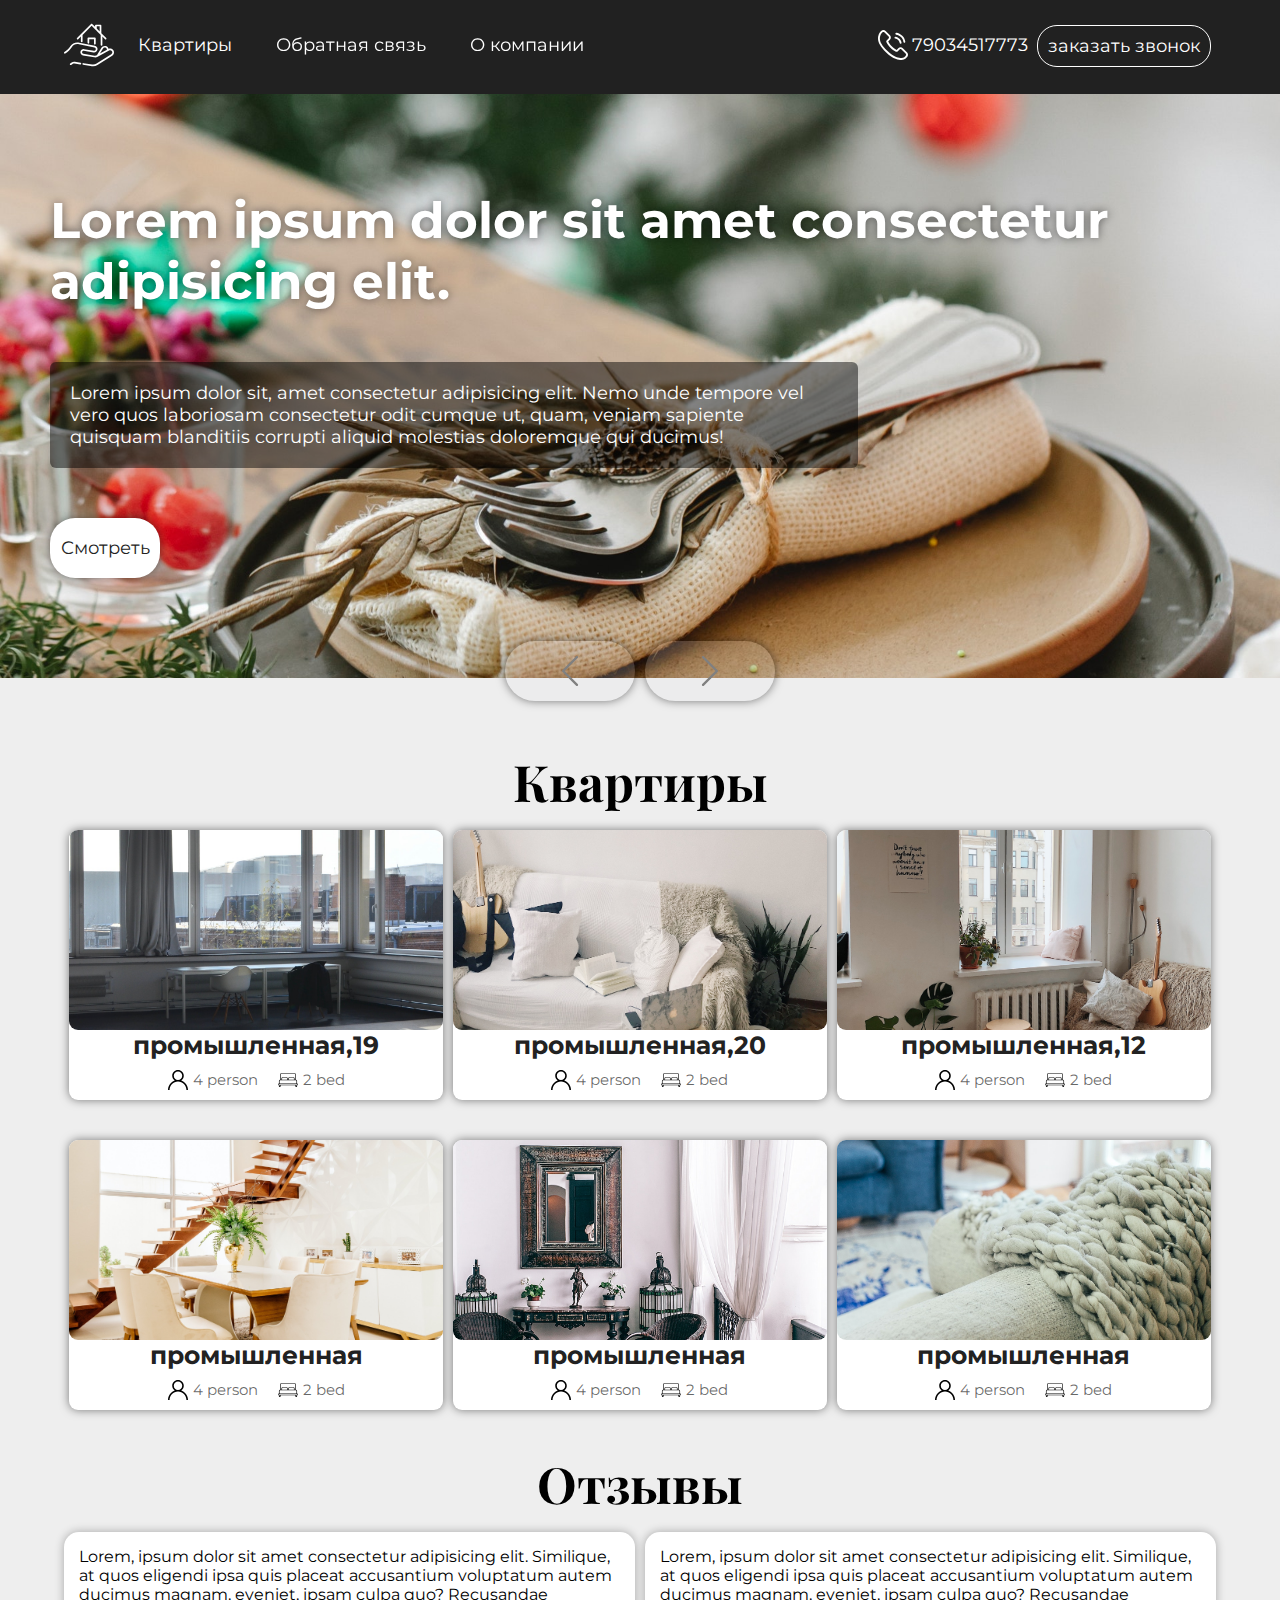
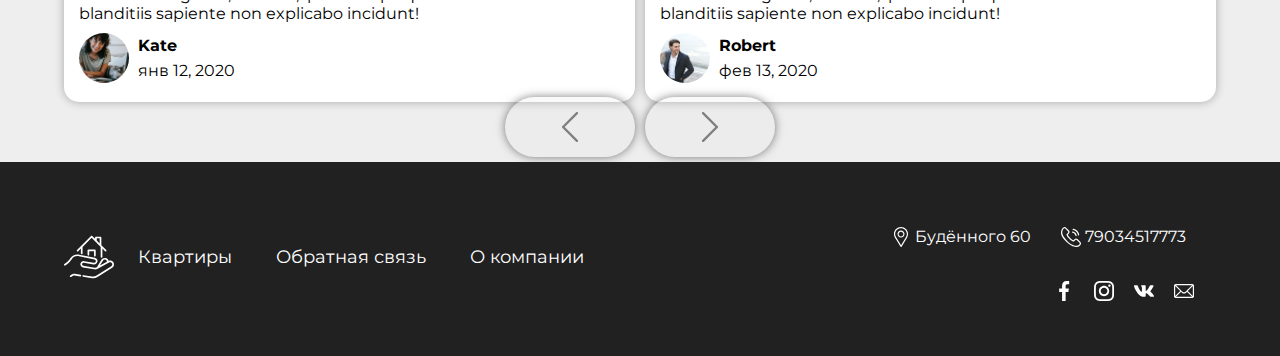
<file: index.html>
<!DOCTYPE html>
<html>
<head>
	<link rel="stylesheet" type="text/css" href="style.css">
	<meta charset="UTF-8">
	<title>Лучшие квартиры</title>
	<meta name="viewport" content="width=device-width, initial-scale=1.0">
	<link rel="preconnect" href="https://fonts.gstatic.com">
<link href="https://fonts.googleapis.com/css2?family=Montserrat&family=Playfair+Display:ital@1&display=swap" rel="stylesheet">
</head>
<body>
	<div class="modal" id="modal">
		<form action="">
			<h3>заказать звонок</h3>
			<input type="text" placeholder="Name">
			<input type="text" placeholder="phone">
			<button>Отправить</button>
		</form>
	</div>
	<header>
		<!-- акуратно центрирует содержимое -->
		<div class="container">
			<input id="hamburger" type="checkbox">
			<label for="hamburger">
				<span></span>
			</label>
			<a href="/" class="logo">
				<img src="logoicon.svg" alt="">
			</a>
			<ul class="menu">
				<li>
					<a href="">Квартиры</a>
					<nav>
						<a href="">Одокомтные</a>
						<a href="">Двухкомнатые</a>
						<a href="">Трёхкомнатные</a>
					</nav>
				</li>
				<li>
					<a href="comments.html">Обратная связь</a>
				</li>
				<li>
					<a href="about-company.html">О компании</a>
				</li>
			</ul>
			<div class="contacts">
				<a href="tel:+79034517773" class="phoneButton">
					<img src="phoneicon.svg" alt="">
					<p>79034517773</p>
				</a>
				<a href="#/" class="callMe" id="callMe">
					заказать звонок
				</a>
			</div>
		</div>
	</header>
	<main>
		<div class="sliderContainer">
			<div class="slider">
				<div class="slide">
					<h2>Lorem ipsum dolor sit amet consectetur adipisicing elit. </h2>
					<p>
						Lorem ipsum dolor sit, amet consectetur adipisicing elit. Nemo unde tempore vel vero quos
						laboriosam consectetur odit cumque ut, quam, veniam sapiente quisquam blanditiis corrupti
						aliquid molestias doloremque qui ducimus!
					</p>
					<a href="">Смотреть</a>
				</div>
				<div class="slide">
					<h2>Lorem ipsum dolor sit amet consectetur adipisicing elit. </h2>
					<p>
						Lorem ipsum dolor sit, amet consectetur adipisicing elit. Nemo unde tempore vel vero quos
						laboriosam consectetur odit cumque ut, quam, veniam sapiente quisquam blanditiis corrupti
						aliquid molestias doloremque qui ducimus!
					</p>
					<a href="">Смотреть</a>
				</div>
				<div class="slide">
					<h2>Lorem ipsum dolor sit amet consectetur adipisicing elit. </h2>
					<p>
						Lorem ipsum dolor sit, amet consectetur adipisicing elit. Nemo unde tempore vel vero quos
						laboriosam consectetur odit cumque ut, quam, veniam sapiente quisquam blanditiis corrupti
						aliquid molestias doloremque qui ducimus!
					</p>
					<a href="">Смотреть</a>
				</div>
			</div>
			<div class="sliderButtons">
				<a href="" class="left" id="left">
					<img src="rightArrow.svg" alt="">
				</a>
				<a href="" class="right" id="right">
					<img src="rightArrow.svg" alt="">
				</a>
			</div>
		</div>
		<div class="container">
			<div class="flats">
				<h2 class="sectionTitle">Квартиры</h2>
				<a href="flat0.html" target="_blank" class="flat">
					<img src="1.jpg" alt="">
					<div class="flatInfo">
						<h2>промышленная,19</h2>
						<section>
							<img src="person.svg" alt="">
							<p>4 person</p>
						</section>
						<section>
							<img src="bed.svg" alt="">
							<P>2 bed</P>
						</section>
					</div>
				</a>
				<a href="flat1.html" class="flat">
					<img src="2.jpg" alt="">
					<div class="flatInfo">
						<h2>промышленная,20</h2>
						<section>
							<img src="person.svg" alt="">
							<p>4 person</p>
						</section>
						<section>
							<img src="bed.svg" alt="">
							<P>2 bed</P>
						</section>
					</div>
				</a>
				<a href="flat2.html" class="flat">
					<img src="3.jpg" alt="">
					<div class="flatInfo">
						<h2>промышленная,12</h2>
						<section>
							<img src="person.svg" alt="">
							<p>4 person</p>
						</section>
						<section>
							<img src="bed.svg" alt="">
							<P>2 bed</P>
						</section>
					</div>
				</a>
				<a href="" class="flat">
					<img src="4.jpg" alt="">
					<div class="flatInfo">
						<h2>промышленная</h2>
						<section>
							<img src="person.svg" alt="">
							<p>4 person</p>
						</section>
						<section>
							<img src="bed.svg" alt="">
							<P>2 bed</P>
						</section>
					</div>
				</a>
				<a href="" class="flat">
					<img src="5.jpg" alt="">
					<div class="flatInfo">
						<h2>промышленная</h2>
						<section>
							<img src="person.svg" alt="">
							<p>4 person</p>
						</section>
						<section>
							<img src="bed.svg" alt="">
							<P>2 bed</P>
						</section>
					</div>
				</a>
				<a href="" class="flat">
					<img src="6.jpg" alt="">
					<div class="flatInfo">
						<h2>промышленная</h2>
						<section>
							<img src="person.svg" alt="">
							<p>4 person</p>
						</section>
						<section>
							<img src="bed.svg" alt="">
							<P>2 bed</P>
						</section>
					</div>
				</a>
			</div>
			<h2 class="sectionTitle">Отзывы</h2>
			<div class="comments">
				<div class="pair activePair">
					<div class="comment">
						<p>Lorem, ipsum dolor sit amet consectetur adipisicing elit. Similique, at quos eligendi ipsa
							quis
							placeat accusantium voluptatum autem ducimus magnam, eveniet, ipsam culpa quo? Recusandae
							blanditiis sapiente non explicabo incidunt!</p>
						<div>
							<img src="review (1).jpg" alt="">
							<div class="userInfo">
								<h4>Kate</h4>
								<p>янв 12, 2020</p>
							</div>
						</div>
					</div>
					<div class="comment">
						<p>Lorem, ipsum dolor sit amet consectetur adipisicing elit. Similique, at quos eligendi ipsa
							quis
							placeat accusantium voluptatum autem ducimus magnam, eveniet, ipsam culpa quo? Recusandae
							blanditiis sapiente non explicabo incidunt!</p>
						<div>
							<img src="review (2).jpg" alt="">
							<div class="userInfo">
								<h4>Robert</h4>
								<p>фев 13, 2020</p>
							</div>
						</div>
					</div>
				</div>
				<div class="pair">
					<div class="comment">
						<p>Lorem, ipsum dolor sit amet consectetur adipisicing elit. Similique, at quos eligendi ipsa
							quis
							placeat accusantium voluptatum autem ducimus magnam, eveniet, ipsam culpa quo? Recusandae
							blanditiis sapiente non explicabo incidunt!</p>
						<div>
							<img src="review (3).jpg" alt="">
							<div class="userInfo">
								<h4>Liza</h4>
								<p>янв 13, 2020</p>
							</div>
						</div>
					</div>
					<div class="comment">
						<p>Lorem, ipsum dolor sit amet consectetur adipisicing elit. Similique, at quos eligendi ipsa
							quis
							placeat accusantium voluptatum autem ducimus magnam, eveniet, ipsam culpa quo? Recusandae
							blanditiis sapiente non explicabo incidunt!</p>
						<div>
							<img src="review (4).jpg" alt="">
							<div class="userInfo">
								<h4>Vika</h4>
								<p>фев 29, 2020</p>
							</div>
						</div>
					</div>
				</div>
				<div class="pair">
					<div class="comment">
						<p>Lorem, ipsum dolor sit amet consectetur adipisicing elit. Similique, at quos eligendi ipsa
							quis
							placeat accusantium voluptatum autem ducimus magnam, eveniet, ipsam culpa quo? Recusandae
							blanditiis sapiente non explicabo incidunt!</p>
						<div>
							<img src="review (5).jpg" alt="">
							<div class="userInfo">
								<h4>Ivan</h4>
								<p>март 22, 2021</p>
							</div>
						</div>
					</div>
					<div class="comment">
						<p>Lorem, ipsum dolor sit amet consectetur adipisicing elit. Similique, at quos eligendi ipsa
							quis
							placeat accusantium voluptatum autem ducimus magnam, eveniet, ipsam culpa quo? Recusandae
							blanditiis sapiente non explicabo incidunt!</p>
						<div>
							<img src="review (6).jpg" alt="">
							<div class="userInfo">
								<h4>Viktor</h4>
								<p>март 31, 2029</p>
							</div>
						</div>
					</div>
				</div>
				<div class="sliderButtons">
					<a href="#/" class="left" id="commentleft">
						<img src="rightArrow.svg" alt="">
					</a>
					<a href="#/" class="right" id="commentright">
						<img src="rightArrow.svg" alt="">
					</a>
				</div>
			</div>
		</div>
	</main>
	<footer>
		<div class="container">
			<a href="#/" class="logo">
				<img src="logoicon.svg" alt="">
			</a>
			<ul class="menu">
				<li>
					<a href="">Квартиры</a>
				</li>
				<li>
					<a href="">Обратная связь</a>
				</li>
				<li>
					<a href="">О компании</a>
				</li>
			</ul>
			<div class="footerContacts">
				<a href="" id="location">
					<img src="locationIcon.svg" alt="">
					<p>Будённого 60</p>
				</a>
				<div>
					<a href="" class="phoneButton">
						<img src="phoneicon.svg" alt="">
						<p>79034517773</p>
					</a>
					<div class="social">
						<a href="">
							<img src="fbIcon.svg" alt="">
						</a>
						<a href="">
							<img src="igIcon.svg" alt="">
						</a>
						<a href="">
							<img src="vkIcon.svg" alt="">
						</a>
						<a href="">
							<img src="mailIcon.svg" alt="">
						</a>
					</div>
				</div>
			</div>
		</div>
	</footer>
	<script type="module" src="script.js"></script>
</body>

</html>
</file>
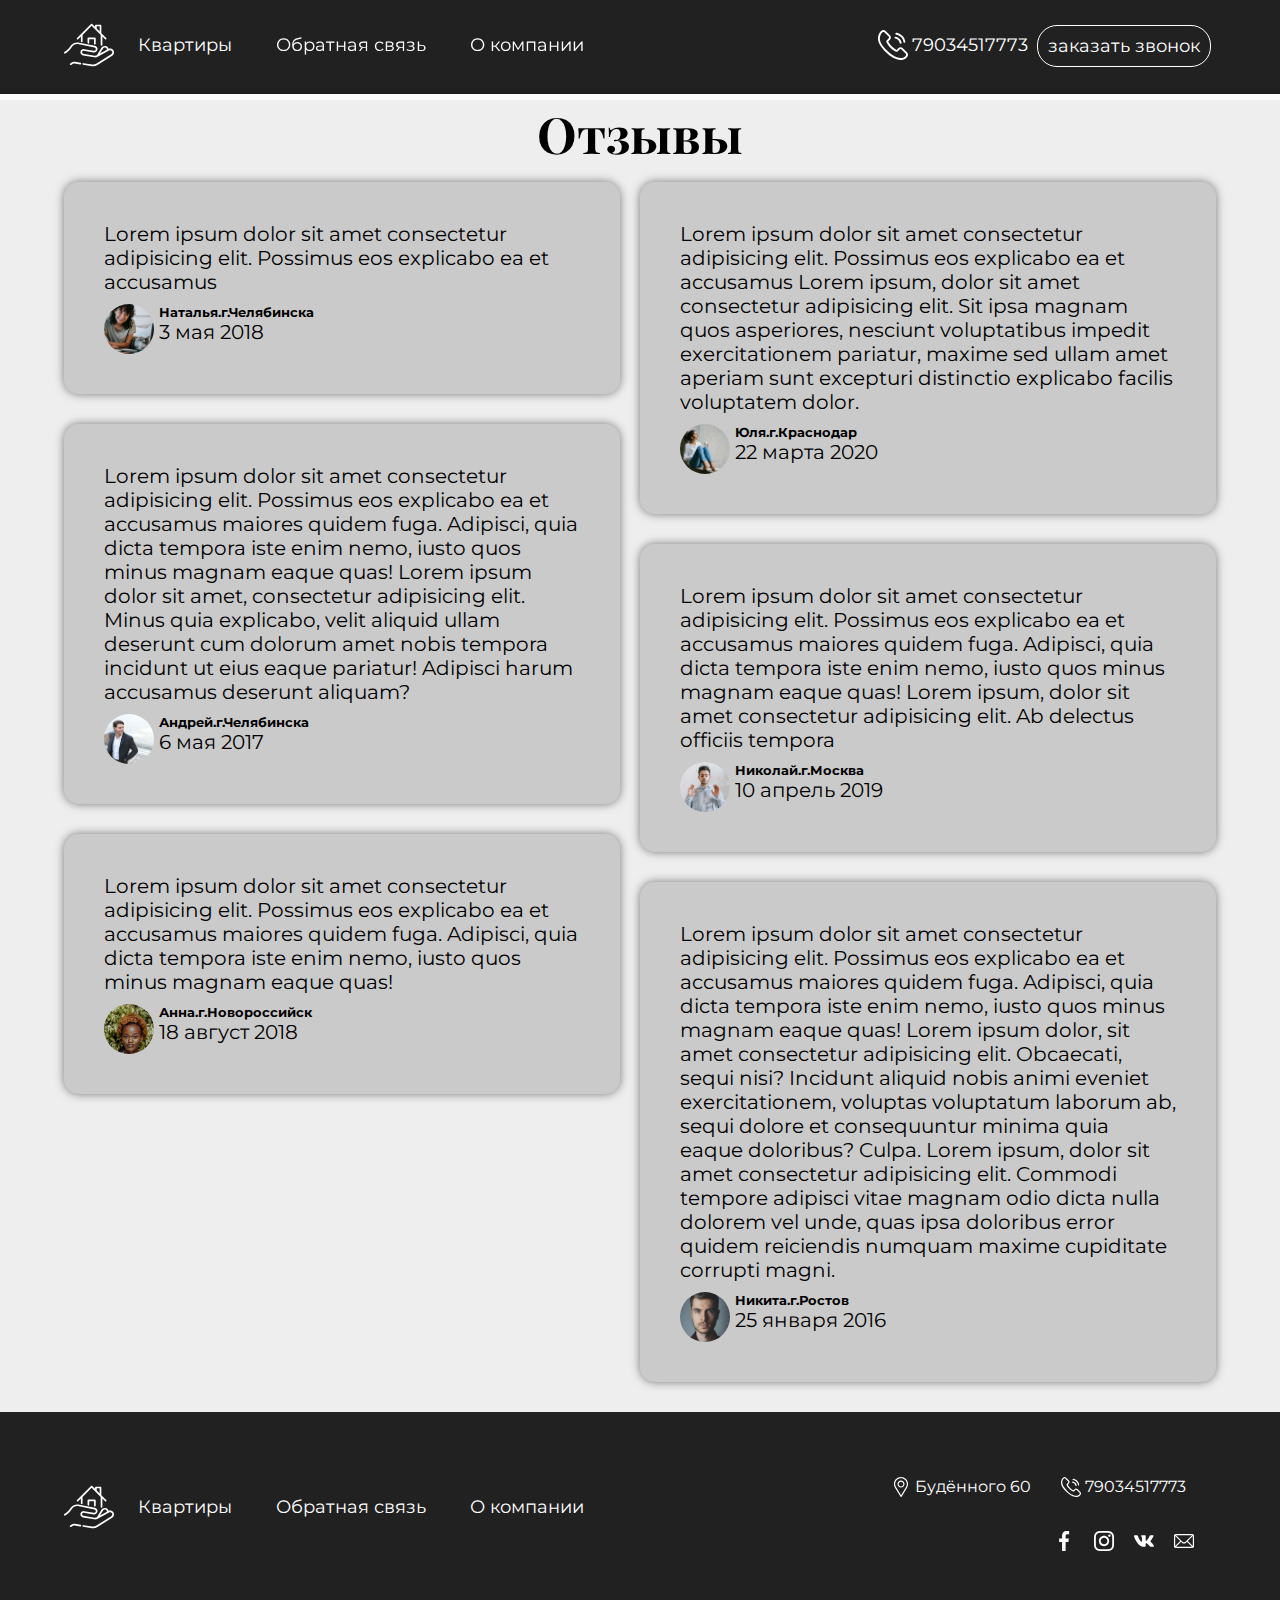
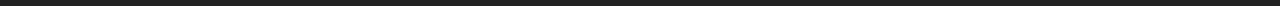
<file: comments.html>
<!DOCTYPE html>
<html lang="en">

<head>
	<meta charset="UTF-8">
	<meta http-equiv="X-UA-Compatible" content="IE=edge">
	<meta name="viewport" content="width=device-width, initial-scale=1.0">
	<link rel="stylesheet" href="style.css">
	<link rel="stylesheet" href="comments.css">
	<link rel="preconnect" href="https://fonts.gstatic.com">
<link href="https://fonts.googleapis.com/css2?family=Montserrat&family=Playfair+Display:ital@1&display=swap" rel="stylesheet">
	<title>Отзывы</title>
</head>

<body>
	<div class="modal" id="modal">
		<form action="">
			<h3>заказать звонок</h3>
			<input type="text" placeholder="Name">
			<input type="text" placeholder="phone Nember">
			<button>Отправить</button>
		</form>
	</div>
	<header>
		<!-- акуратно центрирует содержимое -->
		<div class="container">
			<input id="hamburger" type="checkbox">
			<label for="hamburger">
				<span></span>
			</label>
			<a href="index.html" class="logo">
				<img src="logoicon.svg" alt="">
			</a>
			<ul class="menu">
				<li>
					<a href="">Квартиры</a>
					<nav>
						<a href="">Одокомтные</a>
						<a href="">Двухкомнатые</a>
						<a href="">Трёхкомнатные</a>
					</nav>
				</li>
				<li>
					<a href="comments.html">Обратная связь</a>
				</li>
				<li>
					<a href="about-company.html">О компании</a>
				</li>
			</ul>
			<div class="contacts">
				<a href="tel:+79034517773" class="phoneButton">
					<img src="phoneicon.svg" alt="">
					<p>79034517773</p>
				</a>
				<a href="#/" class="callMe" id="callMe">
					заказать звонок
				</a>
			</div>
		</div>
	</header>
	<main>
		<div class="container">
			<h1 class="sectionTitle">Отзывы</h1>
			<div class="leftColumn">
				<div class="comment">
					<p>Lorem ipsum dolor sit amet consectetur adipisicing elit. Possimus eos explicabo ea et accusamus</p>
					<img src="review (1).jpg" alt="">
					<div class="commentInfo">
						<h5>Наталья.г.Челябинска</h5>
						<p>3 мая 2018</p>
					</div>
				</div>
				<div class="comment">
					<p>Lorem ipsum dolor sit amet consectetur adipisicing elit. Possimus eos explicabo ea et accusamus
						maiores quidem fuga. Adipisci, quia dicta tempora iste enim nemo, iusto quos minus magnam eaque
						quas! Lorem ipsum dolor sit amet, consectetur adipisicing elit. Minus quia explicabo, velit aliquid ullam deserunt cum dolorum amet nobis tempora incidunt ut eius eaque pariatur! Adipisci harum accusamus deserunt aliquam?</p>
					<img src="review (2).jpg" alt="">
					<div class="commentInfo">
						<h5>Андрей.г.Челябинска</h5>
						<p>6 мая 2017</p>
					</div>
				</div>
				<div class="comment">
					<p>Lorem ipsum dolor sit amet consectetur adipisicing elit. Possimus eos explicabo ea et accusamus
						maiores quidem fuga. Adipisci, quia dicta tempora iste enim nemo, iusto quos minus magnam eaque
						quas!</p>
					<img src="review (3).jpg" alt="">
					<div class="commentInfo">
						<h5>Анна.г.Новороссийск</h5>
						<p>18 август 2018</p>
					</div>
				</div>
			</div>
			<div class="rightColumn">
				<div class="comment">
					<p>Lorem ipsum dolor sit amet consectetur adipisicing elit. Possimus eos explicabo ea et accusamus Lorem ipsum, dolor sit amet consectetur adipisicing elit. Sit ipsa magnam quos asperiores, nesciunt voluptatibus impedit exercitationem pariatur, maxime sed ullam amet aperiam sunt excepturi distinctio explicabo facilis voluptatem dolor.</p>
					<img src="review (4).jpg" alt="">
					<div class="commentInfo">
						<h5>Юля.г.Краснодар</h5>
						<p>22 марта 2020</p>
					</div>
				</div>
				<div class="comment">
					<p>Lorem ipsum dolor sit amet consectetur adipisicing elit. Possimus eos explicabo ea et accusamus
						maiores quidem fuga. Adipisci, quia dicta tempora iste enim nemo, iusto quos minus magnam eaque
						quas! Lorem ipsum, dolor sit amet consectetur adipisicing elit. Ab delectus officiis tempora </p>
					<img src="review (5).jpg" alt="">
					<div class="commentInfo">
						<h5>Николай.г.Москва</h5>
						<p>10 апрель 2019</p>
					</div>
				</div>
				<div class="comment">
					<p>Lorem ipsum dolor sit amet consectetur adipisicing elit. Possimus eos explicabo ea et accusamus
						maiores quidem fuga. Adipisci, quia dicta tempora iste enim nemo, iusto quos minus magnam eaque
						quas! Lorem ipsum dolor, sit amet consectetur adipisicing elit. Obcaecati, sequi nisi? Incidunt aliquid nobis animi eveniet exercitationem, voluptas voluptatum laborum ab, sequi dolore et consequuntur minima quia eaque doloribus? Culpa. Lorem ipsum, dolor sit amet consectetur adipisicing elit. Commodi tempore adipisci vitae magnam odio dicta nulla dolorem vel unde, quas ipsa doloribus error quidem reiciendis numquam maxime cupiditate corrupti magni.</p>
					<img src="review (6).jpg" alt="">
					<div class="commentInfo">
						<h5>Никита.г.Ростов</h5>
						<p>25 января 2016</p>
					</div>
				</div>
			</div>
		</div>
	</main>
	<footer>
		<div class="container">
			<a href="index.html" class="logo">
				<img src="logoicon.svg" alt="">
			</a>
			<ul class="menu">
				<li>
					<a href="">Квартиры</a>
				</li>
				<li>
					<a href="">Обратная связь</a>
				</li>
				<li>
					<a href="">О компании</a>
				</li>
			</ul>
			<div class="footerContacts">
				<a href="" id="location">
					<img src="locationIcon.svg" alt="">
					<p>Будённого 60</p>
				</a>
				<div>
					<a href="" class="phoneButton">
						<img src="phoneicon.svg" alt="">
						<p>79034517773</p>
					</a>
					<div class="social">
						<a href="">
							<img src="fbIcon.svg" alt="">
						</a>
						<a href="">
							<img src="igIcon.svg" alt="">
						</a>
						<a href="">
							<img src="vkIcon.svg" alt="">
						</a>
						<a href="">
							<img src="mailIcon.svg" alt="">
						</a>
					</div>
				</div>
			</div>
		</div>
	</footer>
</body>

</html>
</file>
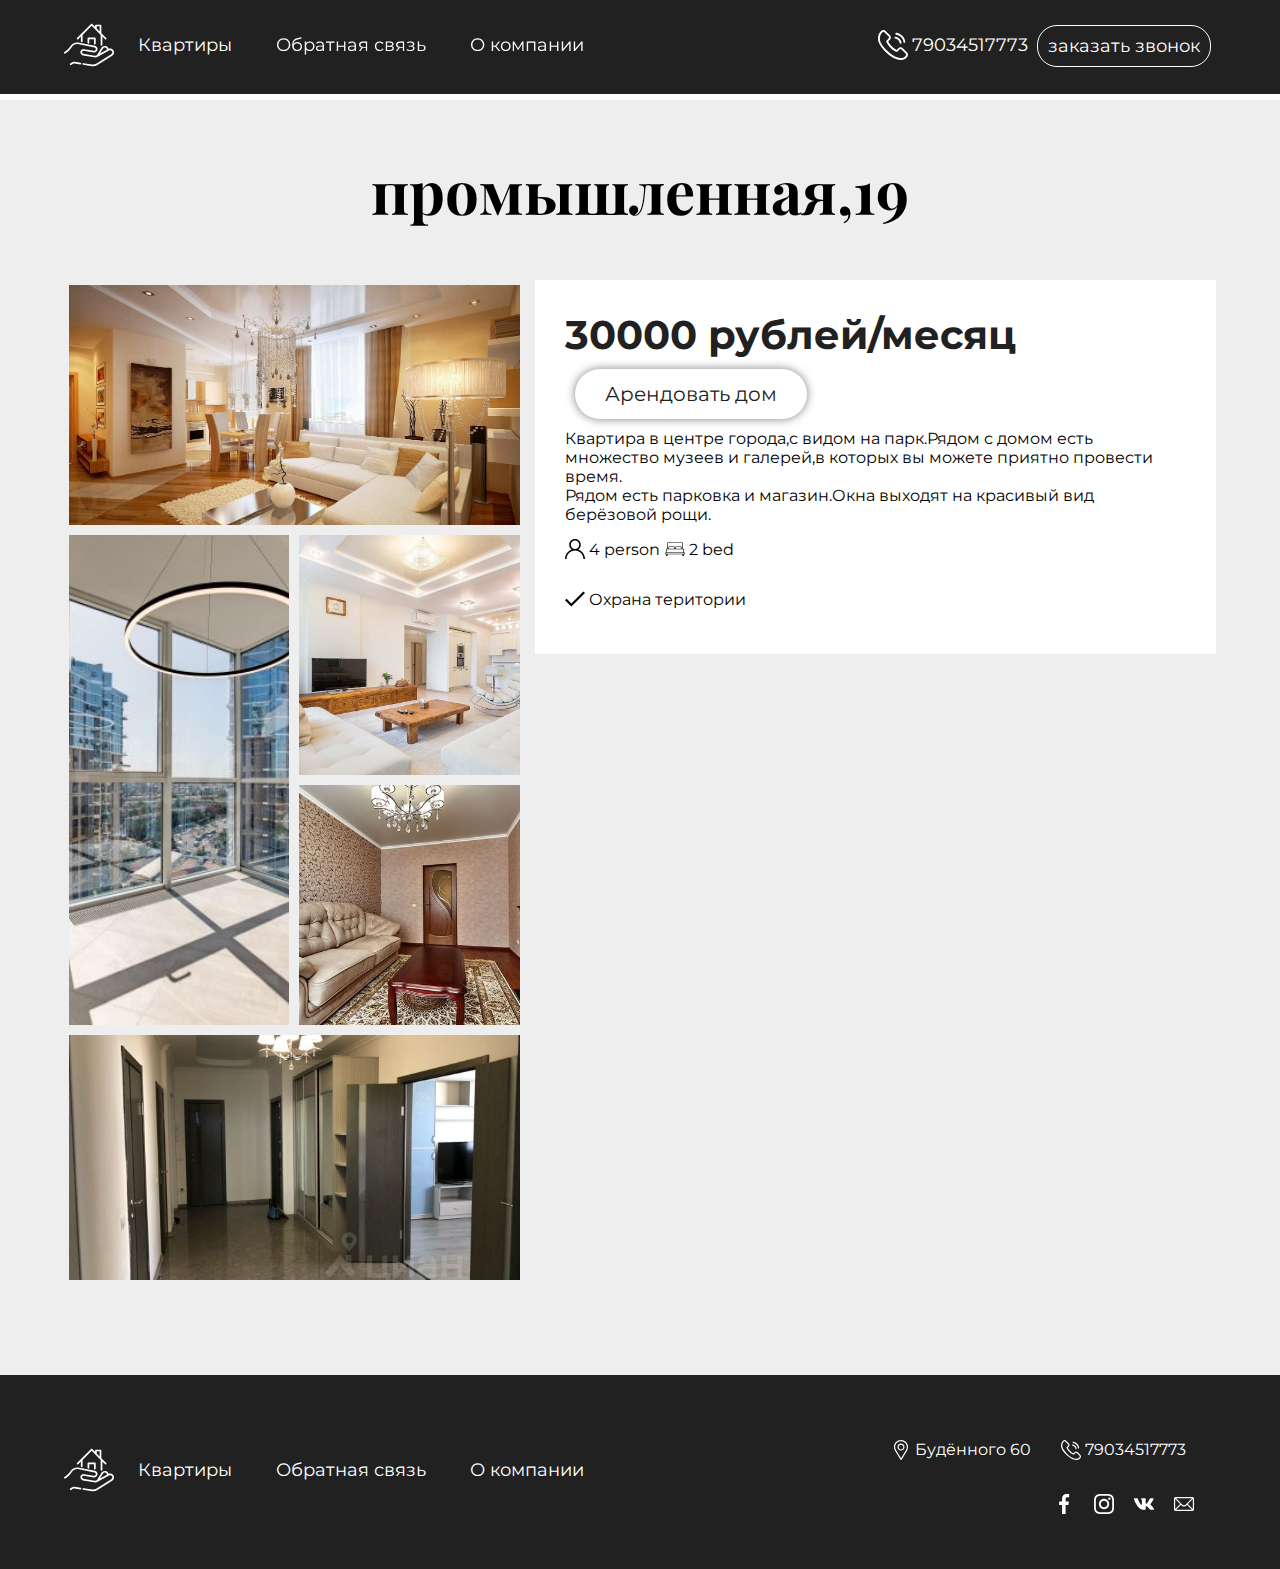
<file: flat0.html>
<!DOCTYPE html>
<html lang="en">
<head>
    <meta charset="UTF-8">
    <meta http-equiv="X-UA-Compatible" content="IE=edge">
    <meta name="viewport" content="width=device-width, initial-scale=1.0">
    <title>Одокомтная,промышленная,19</title>
	<link rel="preconnect" href="https://fonts.gstatic.com">
<link href="https://fonts.googleapis.com/css2?family=Montserrat&family=Playfair+Display:ital@1&display=swap" rel="stylesheet">
	<link rel="stylesheet" href="style.css">
	<link rel="stylesheet" href="flat0.css">
</head>
<body>
    <div class="modal" id="modal">
		<form action="">
			<h3>заказать звонок</h3>
			<input type="text" placeholder="Name">
			<input type="text" placeholder="phone Nember">
			<button>Отправить</button>
		</form>
	</div>
	<header>
		<!-- акуратно центрирует содержимое -->
		<div class="container">
			<input id="hamburger" type="checkbox">
			<label for="hamburger">
				<span></span>
			</label>
			<a href="index.html" class="logo">
				<img src="logoicon.svg" alt="">
			</a>
			<ul class="menu">
				<li>
					<a href="">Квартиры</a>
					<nav>
						<a href="">Одокомтные</a>
						<a href="">Двухкомнатые</a>
						<a href="">Трёхкомнатные</a>
					</nav>
				</li>
				<li>
					<a href="comments.html">Обратная связь</a>
				</li>
				<li>
					<a href="about-company.html">О компании</a>
				</li>
			</ul>
			<div class="contacts">
				<a href="tel:+79034517773" class="phoneButton">
					<img src="phoneicon.svg" alt="">
					<p>79034517773</p>
				</a>
				<a href="#/" class="callMe" id="callMe">
					заказать звонок
				</a>
			</div>
		</div>
	</header>
    <main>
        <div class="container">
			<h1>промышленная,19</h1>
            <div class="gallery" id="gallery">
                <img src="flat0-1.jpg" alt="">
                <img src="flat0-2.jpg" alt="">
                <img src="flat0-3.jpg" alt="">
                <img src="flat0-4.jpg" alt="">
                <img src="flat0-5.jpg" alt="">
            </div>
			<div class="text" id="text">
				<h4>30000 рублей/месяц</h4>
				<a href="">Арендовать дом</a>
				<p>Квартира в центре города,с видом на парк.Рядом с домом есть множество музеев и галерей,в которых вы можете приятно провести время. <br> Рядом есть парковка и магазин.Окна выходят на красивый вид берёзовой рощи.</p>
				<ul>
					<li>
						<section>
							<img src="person.svg" alt="">
							<p>4 person</p>
						</section>
						<section>
							<img src="bed.svg" alt="">
							<p>2 bed</p>
						</section>
					</li>
					<li>
						<img src="galochka.svg" alt="">
						<p>Охрана територии</p>
					</li>
				</ul>
			</div>
			<iframe src="https://www.google.com/maps/embed?pb=!1m18!1m12!1m3!1d570.2739112786924!2d38.9864966788434!3d45.04129670987137!2m3!1f0!2f0!3f0!3m2!1i1024!2i768!4f13.1!3m3!1m2!1s0x40f04f84bec12e3b%3A0x60b0bc179c4e4004!2z0J_RgNC-0LzRi9GI0LvQtdC90L3QsNGPINGD0LsuLCAxOSwg0JrRgNCw0YHQvdC-0LTQsNGALCDQmtGA0LDRgdC90L7QtNCw0YDRgdC60LjQuSDQutGA0LDQuSwgMzUwMDE1!5e0!3m2!1sru!2sru!4v1620383496762!5m2!1sru!2sru" width="600" height="450" style="border:0;" allowfullscreen="" loading="lazy" id="iframe"></iframe>
        </div>
    </main>
    <footer>
		<div class="container">
			<a href="index.html" class="logo">
				<img src="logoicon.svg" alt="">
			</a>
			<ul class="menu">
				<li>
					<a href="">Квартиры</a>
				</li>
				<li>
					<a href="">Обратная связь</a>
				</li>
				<li>
					<a href="">О компании</a>
				</li>
			</ul>
			<div class="footerContacts">
				<a href="" id="location">
					<img src="locationIcon.svg" alt="">
					<p>Будённого 60</p>
				</a>
				<div>
					<a href="" class="phoneButton">
						<img src="phoneicon.svg" alt="">
						<p>79034517773</p>
					</a>
					<div class="social">
						<a href="">
							<img src="fbIcon.svg" alt="">
						</a>
						<a href="">
							<img src="igIcon.svg" alt="">
						</a>
						<a href="">
							<img src="vkIcon.svg" alt="">
						</a>
						<a href="">
							<img src="mailIcon.svg" alt="">
						</a>
					</div>
				</div>
			</div>
		</div>
	</footer>
	<script type="module" src="script.js"></script>
	<script src="flat.js"></script>
</body>
</html>
</file>
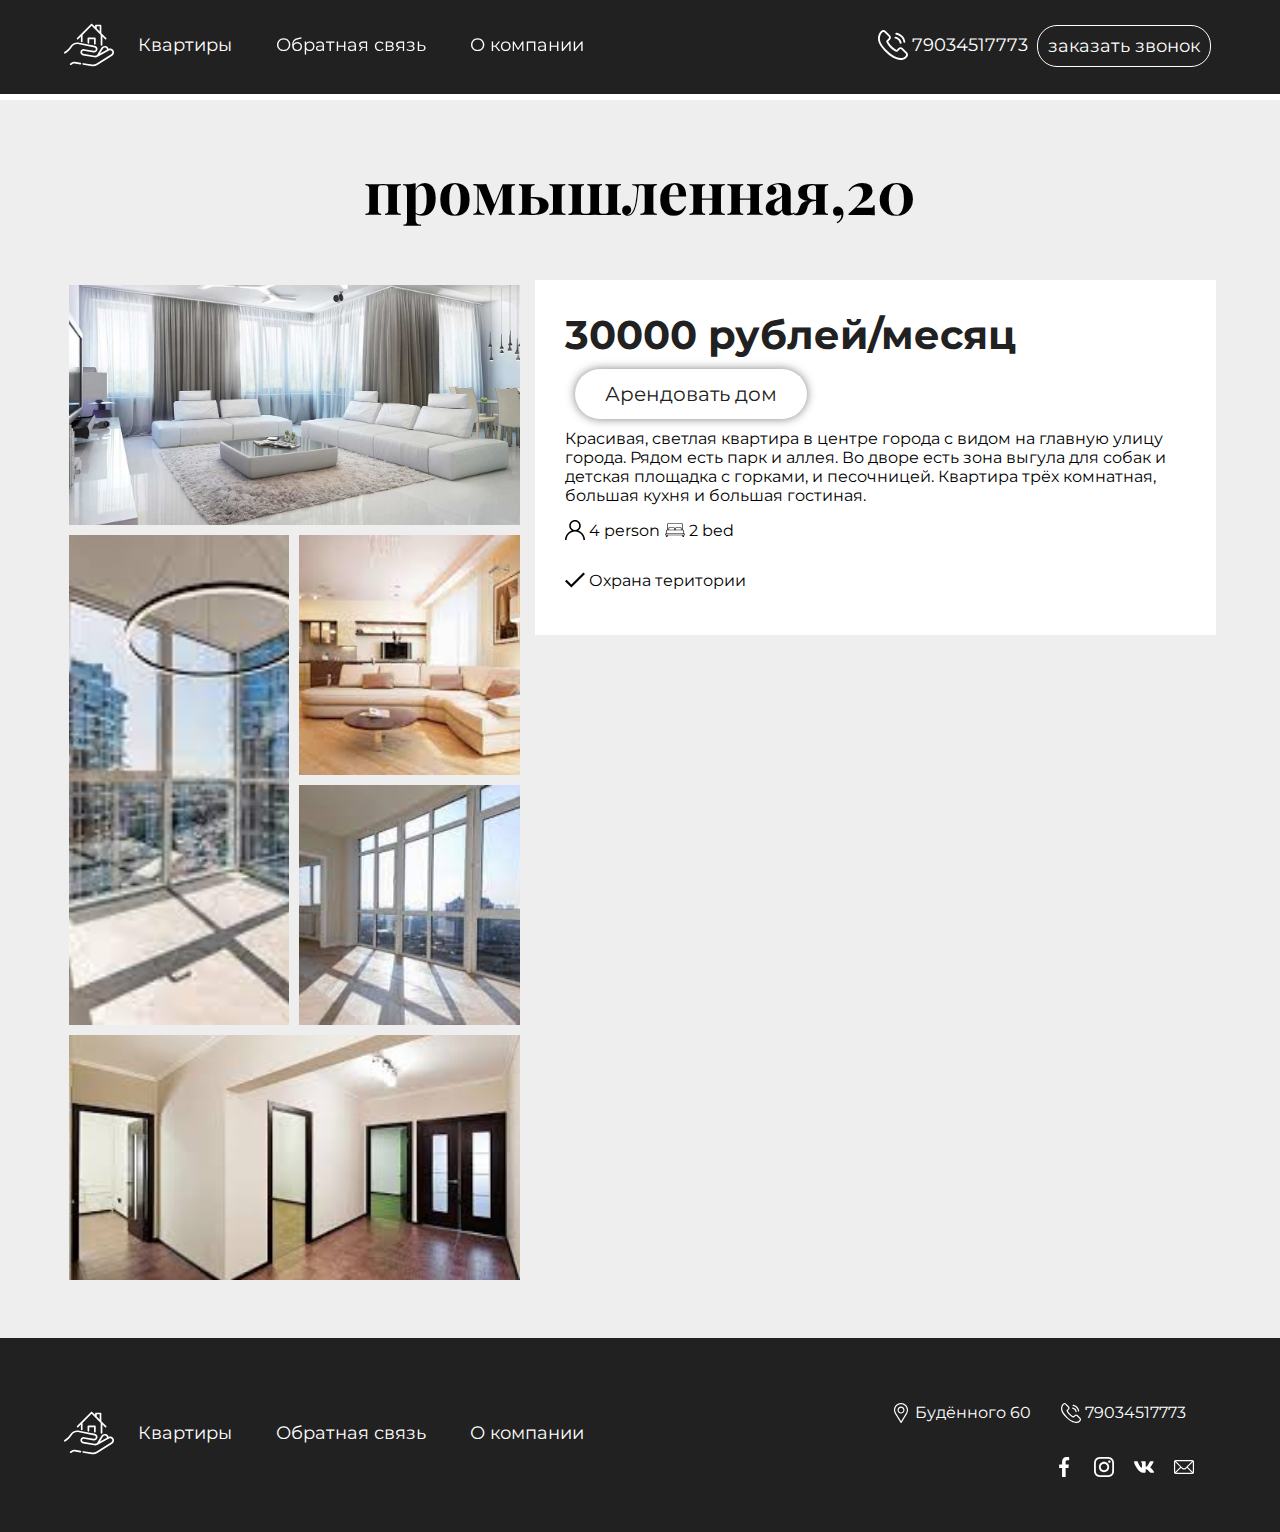
<file: flat1.html>
<!DOCTYPE html>
<html lang="en">
<head>
    <meta charset="UTF-8">
    <meta http-equiv="X-UA-Compatible" content="IE=edge">
    <meta name="viewport" content="width=device-width, initial-scale=1.0">
    <title>Одокомтная,промышленная,20</title>
	<link rel="preconnect" href="https://fonts.gstatic.com">
<link href="https://fonts.googleapis.com/css2?family=Montserrat&family=Playfair+Display:ital@1&display=swap" rel="stylesheet">
	<link rel="stylesheet" href="style.css">
	<link rel="stylesheet" href="flat0.css">
</head>
<body>
    <div class="modal" id="modal">
		<form action="">
			<h3>заказать звонок</h3>
			<input type="text" placeholder="Name">
			<input type="text" placeholder="phone Nember">
			<button>Отправить</button>
		</form>
	</div>
	<header>
		<!-- акуратно центрирует содержимое -->
		<div class="container">
			<input id="hamburger" type="checkbox">
			<label for="hamburger">
				<span></span>
			</label>
			<a href="index.html" class="logo">
				<img src="logoicon.svg" alt="">
			</a>
			<ul class="menu">
				<li>
					<a href="">Квартиры</a>
					<nav>
						<a href="">Одокомтные</a>
						<a href="">Двухкомнатые</a>
						<a href="">Трёхкомнатные</a>
					</nav>
				</li>
				<li>
					<a href="comments.html">Обратная связь</a>
				</li>
				<li>
					<a href="about-company.html">О компании</a>
				</li>
			</ul>
			<div class="contacts">
				<a href="tel:+79034517773" class="phoneButton">
					<img src="phoneicon.svg" alt="">
					<p>79034517773</p>
				</a>
				<a href="#/" class="callMe" id="callMe">
					заказать звонок
				</a>
			</div>
		</div>
	</header>
    <main>
        <div class="container">
			<h1>промышленная,20</h1>
            <div class="gallery" id="gallery">
                <img src="flat1-0.jpg" alt="">
                <img src="flat1-1.jfif" alt="">
                <img src="flat1-2.jfif" alt="">
                <img src="flat1-3.jfif" alt="">
                <img src="flat1-4.jfif" alt="">
            </div>
			<div class="text" id="text">
				<h4>30000 рублей/месяц</h4>
				<a href="">Арендовать дом</a>
				<p>Красивая, светлая квартира в центре города с видом на главную улицу города. Рядом есть парк и аллея. Во дворе есть зона выгула для собак и детская площадка с горками, и песочницей. Квартира трёх комнатная, большая кухня и большая гостиная.</p>
				<ul>
					<li>
						<section>
							<img src="person.svg" alt="">
							<p>4 person</p>
						</section>
						<section>
							<img src="bed.svg" alt="">
							<p>2 bed</p>
						</section>
					</li>
					<li>
						<img src="galochka.svg" alt="">
						<p>Охрана територии</p>
					</li>
				</ul>
			</div>
			<iframe src="https://www.google.com/maps/embed?pb=!1m18!1m12!1m3!1d544.9389436861047!2d38.98372692982356!3d45.04134254536588!2m3!1f0!2f0!3f0!3m2!1i1024!2i768!4f13.1!3m3!1m2!1s0x40f04f84c61b43ff%3A0x8fcbc6a13bf82399!2z0J_RgNC-0LzRi9GI0LvQtdC90L3QsNGPINGD0LsuLCAyMCwg0JrRgNCw0YHQvdC-0LTQsNGALCDQmtGA0LDRgdC90L7QtNCw0YDRgdC60LjQuSDQutGA0LDQuSwgMzUwMDE1!5e1!3m2!1sru!2sru!4v1620578134011!5m2!1sru!2sru" width="600" height="450" style="border:0;" allowfullscreen="" loading="lazy" id="iframe"></iframe>
        </div>
    </main>
    <footer>
		<div class="container">
			<a href="index.html" class="logo">
				<img src="logoicon.svg" alt="">
			</a>
			<ul class="menu">
				<li>
					<a href="">Квартиры</a>
				</li>
				<li>
					<a href="">Обратная связь</a>
				</li>
				<li>
					<a href="">О компании</a>
				</li>
			</ul>
			<div class="footerContacts">
				<a href="" id="location">
					<img src="locationIcon.svg" alt="">
					<p>Будённого 60</p>
				</a>
				<div>
					<a href="" class="phoneButton">
						<img src="phoneicon.svg" alt="">
						<p>79034517773</p>
					</a>
					<div class="social">
						<a href="">
							<img src="fbIcon.svg" alt="">
						</a>
						<a href="">
							<img src="igIcon.svg" alt="">
						</a>
						<a href="">
							<img src="vkIcon.svg" alt="">
						</a>
						<a href="">
							<img src="mailIcon.svg" alt="">
						</a>
					</div>
				</div>
			</div>
		</div>
	</footer>
	<script type="module" src="script.js"></script>
	<script src="flat.js"></script>
</body>
</html>
</file>
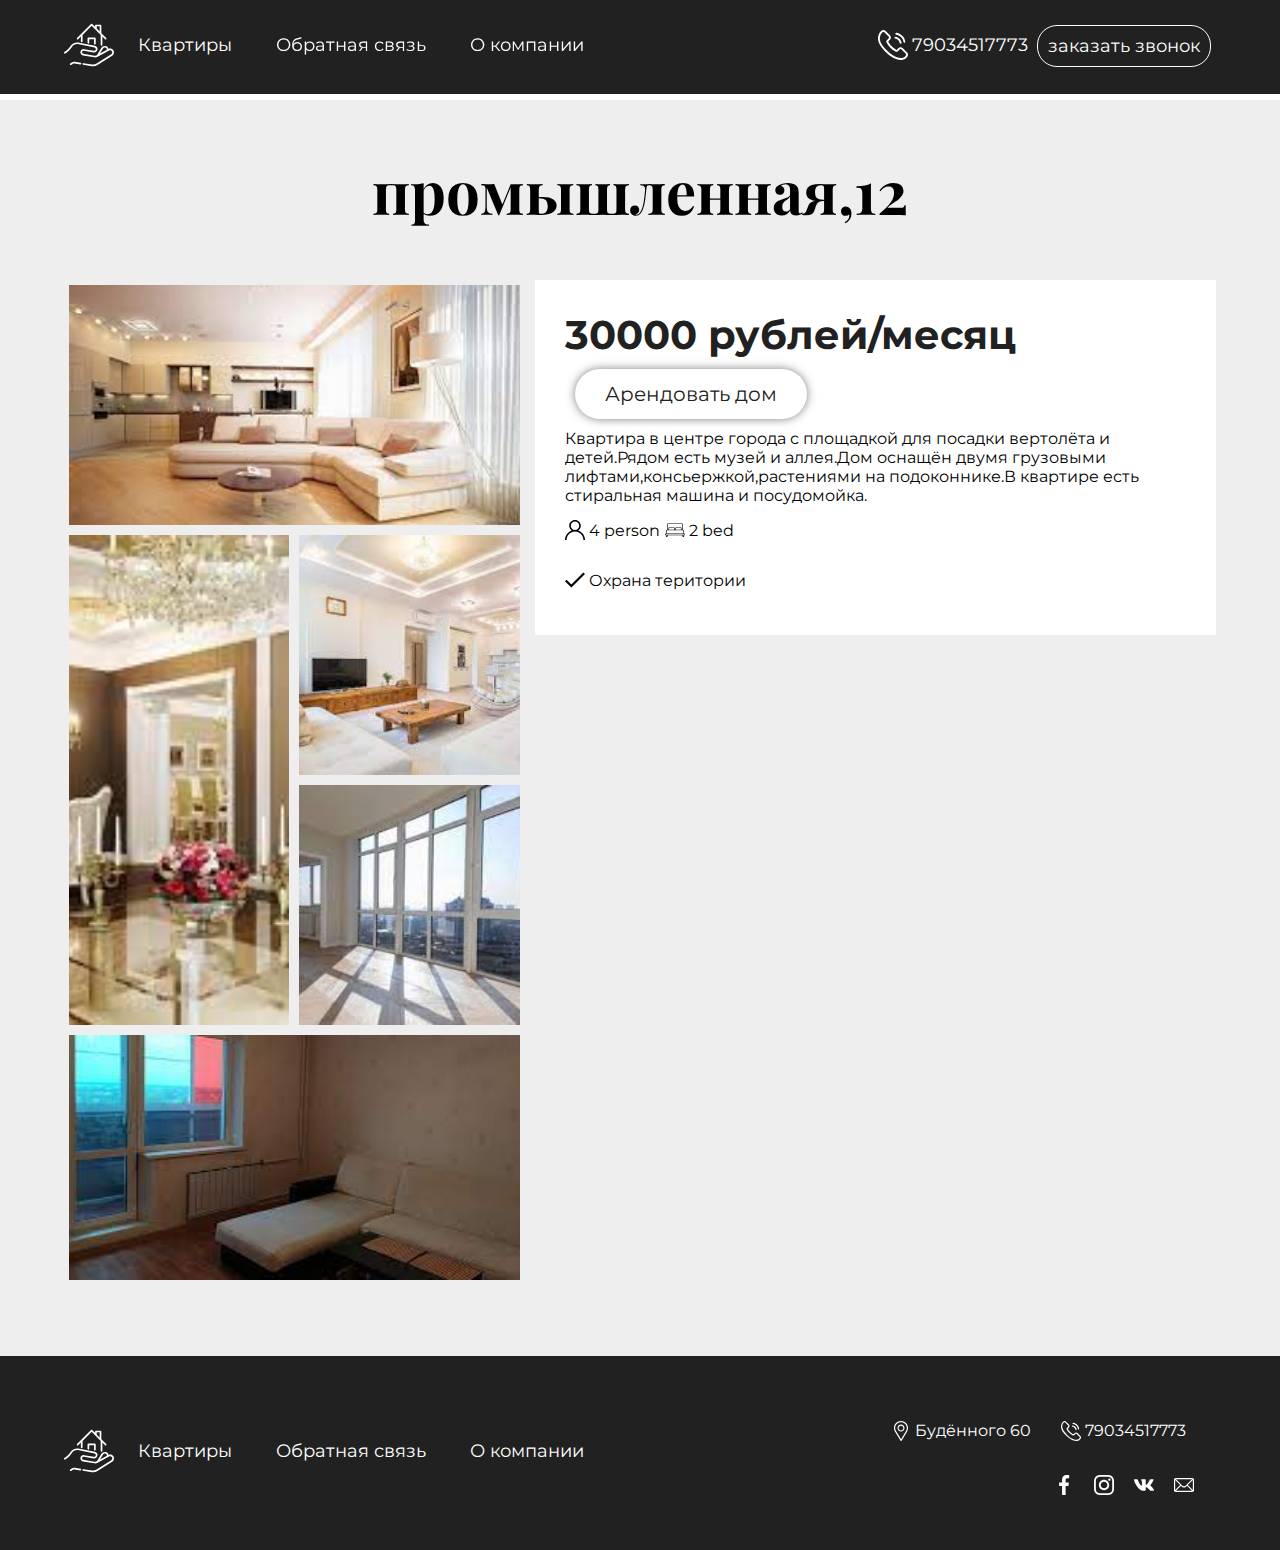
<file: flat2.html>
<!DOCTYPE html>
<html lang="en">
<head>
    <meta charset="UTF-8">
    <meta http-equiv="X-UA-Compatible" content="IE=edge">
    <meta name="viewport" content="width=device-width, initial-scale=1.0">
    <title>Одокомтная,промышленная,12</title>
	<link rel="preconnect" href="https://fonts.gstatic.com">
<link href="https://fonts.googleapis.com/css2?family=Montserrat&family=Playfair+Display:ital@1&display=swap" rel="stylesheet">
	<link rel="stylesheet" href="style.css">
	<link rel="stylesheet" href="flat0.css">
</head>
<body>
    <div class="modal" id="modal">
		<form action="">
			<h3>заказать звонок</h3>
			<input type="text" placeholder="Name">
			<input type="text" placeholder="phone Nember">
			<button>Отправить</button>
		</form>
	</div>
	<header>
		<!-- акуратно центрирует содержимое -->
		<div class="container">
			<input id="hamburger" type="checkbox">
			<label for="hamburger">
				<span></span>
			</label>
			<a href="index.html" class="logo">
				<img src="logoicon.svg" alt="">
			</a>
			<ul class="menu">
				<li>
					<a href="">Квартиры</a>
					<nav>
						<a href="">Одокомтные</a>
						<a href="">Двухкомнатые</a>
						<a href="">Трёхкомнатные</a>
					</nav>
				</li>
				<li>
					<a href="comments.html">Обратная связь</a>
				</li>
				<li>
					<a href="about-company.html">О компании</a>
				</li>
			</ul>
			<div class="contacts">
				<a href="tel:+79034517773" class="phoneButton">
					<img src="phoneicon.svg" alt="">
					<p>79034517773</p>
				</a>
				<a href="#/" class="callMe" id="callMe">
					заказать звонок
				</a>
			</div>
		</div>
	</header>
    <main>
        <div class="container">
			<h1>промышленная,12</h1>
            <div class="gallery" id="gallery">
                <img src="flat2-0.jpg" alt="">
                <img src="flat2-1.jpg" alt="">
                <img src="flat2-2.jpg" alt="">
                <img src="flat2-3.jpg" alt="">
                <img src="flat2-4.jpg" alt="">
            </div>
			<div class="text" id="text">
				<h4>30000 рублей/месяц</h4>
				<a href="">Арендовать дом</a>
				<p>Квартира в центре города с площадкой для посадки вертолёта и детей.Рядом есть музей и аллея.Дом оснащён двумя грузовыми лифтами,консьержкой,растениями на подоконнике.В квартире есть стиральная машина и посудомойка.</p>
				<ul>
					<li>
						<section>
							<img src="person.svg" alt="">
							<p>4 person</p>
						</section>
						<section>
							<img src="bed.svg" alt="">
							<p>2 bed</p>
						</section>
					</li>
					<li>
						<img src="galochka.svg" alt="">
						<p>Охрана територии</p>
					</li>
				</ul>
			</div>
			<iframe src="https://www.google.com/maps/embed?pb=!1m18!1m12!1m3!1d832.3537676543084!2d38.98190157049137!3d45.0416917876407!2m3!1f0!2f0!3f0!3m2!1i1024!2i768!4f13.1!3m3!1m2!1s0x40f04f84b1ef4111%3A0x649e6e1e8e081b64!2z0J_RgNC-0LzRi9GI0LvQtdC90L3QsNGPINGD0LsuLCAxMiwg0JrRgNCw0YHQvdC-0LTQsNGALCDQmtGA0LDRgdC90L7QtNCw0YDRgdC60LjQuSDQutGA0LDQuSwgMzUwMDE1!5e1!3m2!1sru!2sru!4v1620915205110!5m2!1sru!2sru" width="600" height="450" style="border:0;" allowfullscreen="" loading="lazy" id="iframe"></iframe>
        </div>
    </main>
    <footer>
		<div class="container">
			<a href="index.html" class="logo">
				<img src="logoicon.svg" alt="">
			</a>
			<ul class="menu">
				<li>
					<a href="">Квартиры</a>
				</li>
				<li>
					<a href="">Обратная связь</a>
				</li>
				<li>
					<a href="">О компании</a>
				</li>
			</ul>
			<div class="footerContacts">
				<a href="" id="location">
					<img src="locationIcon.svg" alt="">
					<p>Будённого 60</p>
				</a>
				<div>
					<a href="" class="phoneButton">
						<img src="phoneicon.svg" alt="">
						<p>79034517773</p>
					</a>
					<div class="social">
						<a href="">
							<img src="fbIcon.svg" alt="">
						</a>
						<a href="">
							<img src="igIcon.svg" alt="">
						</a>
						<a href="">
							<img src="vkIcon.svg" alt="">
						</a>
						<a href="">
							<img src="mailIcon.svg" alt="">
						</a>
					</div>
				</div>
			</div>
		</div>
	</footer>
	<script type="module" src="script.js"></script>
	<script src="flat.js"></script>
</body>
</html>
</file>
<file: style.css>
*{
    margin: 0%;
    padding: 0%;
}
/* img{
    width:25px;
} */
p{
    /* text-align: center; */
    /* color: rgb(255, 255, 255); */
}
body{
    font-family: 'Montserrat', sans-serif;
}
a{
    text-decoration: none;
}
.container{
    width: 90%;
    max-width: 1200px;
    margin: auto;
}
header{
    background:#212121;
    z-index: 3;
    position: fixed;
    width: 100%;
    top: 0;
}
#hamburger,label{
    display: none;
}
.logo{
    /* background: rgb(255, 255, 255); */
    display: inline-block;
    z-index: 50;
    position: relative;
    background: #212121;
}
.logo img{
    filter: invert(100%);
    height: 50px;
    margin-top: 20px;
    margin-bottom: 20px;
    display: block;
}
nav{
    position: absolute;
    transform: translateY(-100%) scale(0.5);
    transition: 0.9s;
    background: #212121;
    opacity: 0;
    border-radius: 0px 0px 10px 10px ;
    overflow: hidden;
}

.menu{
    /* background: rgb(255, 175, 70); */
    display: inline-block;
    vertical-align: top;
    /* z-index: 4; */
}
.menu li{
    display: inline-block;
}
.menu li:hover nav{
    transform: translateY(0) scale(1);
    opacity: 1;
}
.menu li a{
    line-height: 90px;
    font-size: 18px;
    box-sizing: border-box;
    padding: 0 20px;
    background: #212121;
    color: rgb(255, 255, 255);
    text-decoration: none;
}
header a:hover{
    background: #424242 ;
}
.menu li>a{
    display:inline-block;
    z-index: 1;
    position: relative;
    text-decoration: none;
    color: rgb(255, 255, 255);
}
.menu li:hover>a{
    background: #424242;
}
nav a{
    display: block;
    color: rgb(255, 255, 255);
    text-decoration: none;
}
.contacts{
    /* background: rgba(65, 252, 252, 0); */
    float: right;
}
.contacts img{
    height: 25px;
    filter: invert(100%);    
}
.phoneButton{
    /* background: royalblue; */
    display: inline-block;
    color: white;
}
.contacts p{
    font-size: 18px;
    line-height: 90px;
    /* margin-top: 30px; */
    display: inline-block;
    vertical-align: top;
    color: rgb(255, 255, 255);
}
.callMe{
    font-size: 18px;
    background: #212121;
    color: white;
    border-radius: 20px;
    line-height: 40px;
    margin-top: 25px;
    vertical-align: top;
    display: inline-block;
    margin: 25px 5px 0px;
    padding: 0px 10px;
    border: 1px solid white;
    text-decoration: none;
}
.phoneButton img{
    height: 90px;
    /* background: red; */
    /* margin-top: 30px; */
    width: 30px;
}
.sliderContainer{
  padding-top:90px;
  /* background: #8d7d7d; */

}
.sliderButtons{
    /* background: #cf4646; */
    text-align: center;
    font-size: 0px;
    transform: translateY(-60%);
}
.sliderButtons img{
    margin-top:15px;
    margin-bottom: 15px;
    height: 30px;
    /* background: #fff782; */
    /* background: rgb(103, 136, 238); */
    filter: invert(50%);
    display: block;
}
.sliderButtons a{
    background: rgba(227, 229, 235, 0.178);
    display: inline-block;
    padding-left:50px;
    padding-right:50px;
    box-shadow: 0 0 10px rgba(0,0,0,0.5);
    transition: 0.7s;
    border-radius: 30px;
    margin: 5px;
}
.sliderButtons a:hover{
    background: rgba(255, 255, 255, 0.658);
    transform: scale(1.05);
}
.sliderButtons a:first-child{
    transform: rotate(180deg);
}
.sliderButtons a:first-child:hover{
    transform: scale(1.05) rotate(180deg);
}
.slide{
    display: inline-block;
    background-image: url("slider 0.jpg");
    width: 100%;
    background-size: cover;
    background-position: center;
    white-space: normal;
    color: rgb(255, 255, 255);
}
.slide:nth-child(2){
    background-image: url("slider 1.jpg");
}
.slide:nth-child(3){
    background-image: url("slider 2.jpg");
}
.slider{
    white-space: nowrap;
    font-size: 0px;
    transition: 0.4s;
}
.slide h2{
    font-size: 50px;
    margin: 100px 50px 50px;
    text-shadow: 0 0 10px rgba(0,0,0,0.5);
}
.slide p{
    font-size: 18px;
    margin: 0px 50px 50px;
    background: rgba(0, 0, 0, 0.473);
    width: 60%;
    padding: 20px;
    border-radius: 6px;
}
.slide a{
    font-size: 18px;
    margin: 0px 50px 100px;
    background: white;
    color: #222;
    display: inline-block;
    text-align: center;
    line-height: 50px;
    width: 100px;
    border-radius: 25px;
    text-decoration: none;
    box-shadow: 0 0 10px rgba(0,0,0,0.5);
    padding: 4px;
    margin-bottom: 100px;
    border: 1px solid transparent;
    transition: 0.3s;
}
.slide a:hover{
    transform:scale(1.05) translateZ(0);
    border: 1px solid #212121;
}
main{
    overflow: hidden;
    background: #eee;
}
.flatInfo img{
     height: 20px;
     /* background: yellow; */
}
.sectionTitle{
    text-align: center;
    font-size: 50px;
    margin-bottom: 15px;
    font-family: 'Playfair Display', serif;
}
.flat{
    background: white;
    box-shadow: 0 0 10px rgba(0,0,0,0.5);
    text-align: center;
    width: calc((100% - 30px) / 3);
    display: inline-block;
    margin:0px 5px 40px;
    border-radius: 9px;
}
.flat>img{
    width: 100%;
    height: 200px;
    object-fit: cover;
    border-radius: 9px;
}
.flats{
    text-align: center;
    font-size: 0px;
}
.flat section{
     display: inline-block;
     margin: 10px;
     /* background: yellowgreen; */
}
.flat h2{
    font-size: 25px;
}
.flats a{
    color: #222;
    text-decoration: none;
}
.flat p{
    display: inline-block;
    font-size: 15px;
    vertical-align:top ;
    margin-left: 5px;
    color: rgba(0, 0, 0, 0.603);
}
.pair{
    /* background: #4400ff; */
    position: absolute;
    opacity: 0;
    transform: scale(0.95);
    transition: 0.5s;
}
.activePair{
    opacity: 1;
    transform: scale(1);
}
.pair .comment{
    background:white;
    width: calc(50% - 5px);
    float: left;
    border-radius: 15px;
    box-shadow: 0 0 10px rgba(0,0,0,0.3);
    padding: 15px;
    box-sizing: border-box;
}
.userInfo{
    display: inline-block;
    line-height: 25px;
    vertical-align: top;
}
.comment:last-child{
    float: right;
}
.comments{
    height: 230px;
    position: relative;
    /* background: gold; */
}
.comment>p{
    margin-bottom: 10px;
}
.pair img{
    width: 50px;
    height: 50px;
    border-radius: 25px;
    object-fit: cover;
    margin-right:5px;                                                                                                                                                                                                                                                      
}
.comments .sliderButtons{
    position: absolute;
    bottom: 0px;
    transform: none;
    /* background: #222; */
    width: 100%;
}
footer{
    background: #212121;
    padding: 50px 0;
}
.footerContacts{
    /* background: rgb(255, 0, 0); */
    float: right;
    /* padding: 5px; */
}
.footerContacts img{
    height: 20px;
    width: 20px;
}
#location{
    float: left; 
    box-sizing: border-box;
}
.footerContacts>div{
    float: right;
}
#location img{
    height: 50px;
    filter: invert(100%);
}
#location p{
    color:white;
}
.footerContacts p{
    display: inline-block;
    line-height: 50px;
    vertical-align: top;
}
.footerContacts .phoneButton img{
    height: 50px;
    filter: invert(100%);
}
.footerContacts .phoneButton {
    padding: 0 30px;
    box-sizing: border-box;
}
.social img{
    /* background: #eeff00; */
    height: 50px;
    /* width: 30px; */
    padding: 0 10px;
    filter: invert(100%);
}
.social{
    font-size: 0px;
    text-align: center;
}
.modal{
    background: #ffffff99;
    backdrop-filter: blur(10px);
    position: fixed;
    z-index: 4;
    height: 100%;
    width: 100%;
    transform: translateY(100%) scale(0);
    transition: 1s;
}
.modal form{
    background: white;
    width: 90%;
    /* margin:auto; */
    max-width:400px ;
    position: absolute;
    left: 50%;
    top: 50%;
    transform: translate(-50%,-50%);
    padding: 30px;
    border-radius: 9px;
}
.modal form input{
    display: block;
    text-align: center;
    margin: auto;
    height: 40px;
    width: 100%;
    font-size: 20px;
    box-sizing: border-box;
    margin-bottom: 10px;
    border: 1px solid rgb(255, 255, 255);
    box-shadow: 0 0 10px rgba(0, 0, 0, 0.2);
    outline: none;
    background: white;
}
.modal form button{
    display: block;
    text-align: center;
    margin: auto;
    height: 40px;
    width: 100%;
    font-size: 20px;
    border: 1px solid rgb(255, 255, 255);
    box-shadow: 0 0 10px rgba(0, 0, 0, 0.2);
    outline: none;
    background: white;

}
.modal form h3{
    text-align: center;
    margin-bottom: 10px;
    font-size: 40px;
}
@media(max-width:600px){
    .contacts{
        display: none;
    }
    header .menu{
        display: block;
        height: calc(100% - 54px);
        width: 100%;
        z-index: 99;
        background: #212121;
        transition: 2s;
        position: fixed;
        left: 0;
        transform: translateY(-100%);
    }
    .menu{
        z-index: 9999;
    }
    nav{
        position: static;
        transform: none;
        opacity: 1;
    }
    .slide h2{
        font-size: 20px;
        margin-top: 50px;
    }
    .slide p {
        font-size: 16px;
        box-sizing: border-box;
        margin: 0 auto 50px;
        width: 90%;
    }
    .pair .comment{
        width: 100%;
        /* margin-bottom:; */
    }
    .pair .comment p{
        font-size: 16px;
    }
    .flat{
        width: 100%;
        margin: 0;
        margin-bottom: 20px;
        display: block;
    }
    .social a{
        display: inline-block;
        width: auto;
    }
    header .menu li{
        display: block;
        text-align: center;
    }
    #hamburger,label{
        display: block;
    }
    #hamburger:checked~.menu{
        transform: none;
    }
    #hamburger:checked~label span{
        transform: rotate(675deg);
    }
    #hamburger:checked~label span::after{
        transform: rotate(90deg);
        top: 0;
    }
    #hamburger:checked~label span::before{
        transform: rotate(90deg);
        top: 0;
    }
    label{
        background: #212121;
        font-size: 18px;
        height: 50px;
        width: 50px;
        position: absolute;
        left: 0px;
        top:0px;
        z-index: 9999999999999999999999;
    }
    #location{
        float: none;
    }
    .footerContacts>div{
        float: none;
    }
    .footerContacts{
        float: none;
    }
    label span{
        background: white;
        height: 2px;
        transition: 1s;
        width: 80%;
        position:absolute;
        left: 10%;
        top:50%;
        transform: translateY(-50);
    }
    label span::after{
        content:"";
        transition: 1s;
        width: 100%;
        height: 2px;
        background: white;
        position: absolute;
        top: 5px;
    }
    .comment{
        margin-bottom: 15px;
    }
    .comments{
        height: 520px;
    }
    header .logo img{
        margin: auto;
        display: block !important;
    }
    .sliderContainer{
        padding-top: 50px;
    }
    label span::before{
        content: "";
        transition: 1s;
        width: 100%;
        height: 2px;
        background: white;
        position: absolute;
        top:-5px;
    }
    .logo{
        display: block;
        z-index: 10000;
        text-align: center;
    }
    footer a{
        width: 100%;
        display: block;
        text-align: center;
    }
    footer .menu li{
        display: block;
    }
    footer .menu{
        display: block;
    }
    header .logo img{
        display: inline-block;
        height: 30px;
        padding-top: 10px;
        z-index: 999999999999;
        padding-bottom: 10px;
    }
    footer .logo{
        display: none;
    }
    #hamburger{
        position: absolute;
    }
}
</file>
<file: comments.css>
.comment img{
    height: 50px;
    border-radius: 25px;
    width: 50px;
    object-fit:cover;
    float: left;
}
.commentInfo{
    float: left;
    margin-left: 5px;
}
.comment p{
    font-size: 20px;
}
.comment{
    display: inline-block;
    margin-bottom: 30px;
    background: rgba(85, 84, 84, 0.233);
    padding: 40px;
    box-shadow: 0 0 10px rgba(0,0,0,0.5);
    border-radius: 15px;
}
.leftColumn{
    float: left;
    width:calc(50% - 20px);
}
.rightColumn{
    float: right;
    width: 50%;
    margin-left: 20px;
}
main{
    margin-top: 100px;
}
body{
    font-family: 'Montserrat', sans-serif;
}
@media (max-width:600px){
    .leftColumn,.rightColumn{
        width: 100%;
    }
    
}
</file>
<file: flat0.css>
main{
    margin-top: 100px;
}
.gallery{
    width: 40%;
    /* background: gold; */
    display: grid;
    grid-template-areas: 
   "flat1 flat1"
   "flat2 flat3"
   "flat2 flat4"
   "flat5 flat5";
   float: left;
}
.gallery img{
    width: 100%;
    height: 250px;
    object-fit: cover;
    padding: 5px;
    box-sizing: border-box;
}
.gallery img:nth-child(1){
    grid-area: flat1;
}
.gallery img:nth-child(2){
    grid-area: flat2;
    height: 500px;
}.gallery img:nth-child(3){
    grid-area: flat3;
}.gallery img:nth-child(4){
    grid-area: flat4;
}.gallery img:nth-child(5){
    grid-area: flat5;
    padding-bottom: 0px;
}
.text{
    background-color: white;
    padding: 30px;
    box-sizing: border-box;
    width:calc(60% - 10px);
    float: right;
}
.text h4{
    font-size: 40px;
    color: #212121;
}
.text a{
    font-size: 20px;
    color: #212121;
    display: inline-block;
    line-height: 50px;
    margin: 10px;
    border-radius: 25px;
    padding: 0 30px;
    background: white;
    /* border: 1px #999 solid; */
    box-shadow: 0 0 10px rgba(0, 0, 0, 0.5);
}
.text li{
    /* background-color: gold; */
    overflow: hidden;
}
.text section{
    /* background-color: tomato; */
    float: left;
    margin-right:5px ;
}
.text img{
    height: 50px;
    width: 20px;
    vertical-align: middle;
}
.text li:last-child{
    /* background-color: violet; */
    clear: both;
}
.text section p{
    display: inline-block;
    vertical-align: middle;
}
.text li:last-child p{
    vertical-align: middle;
    display: inline-block;
}
.text li:last-child img{
    vertical-align: middle;
}
iframe{
    margin-top: 10px;
    width: calc(60% - 10px);
    float: right;
    margin-bottom: 50px;
}
h1{
    text-align: center;
    font-size: 60px;
    margin: 50px;
    font-family: "Playfair Display";
}
@media(max-width:600px){
    main{
        margin-top: 50px;
    }
    .text h4{
        font-size: 30px;
    }
    main h1{
        font-size: 40px;
        margin: 50px 0;
    }
    .gallery{
        float: none;
        width: 100%;
    }
    .text{
        float: none;
        width: 100%;
        margin: 20px 0;
    }
    iframe{
        float: none;
        width: 100%;
    }
}
</file>
